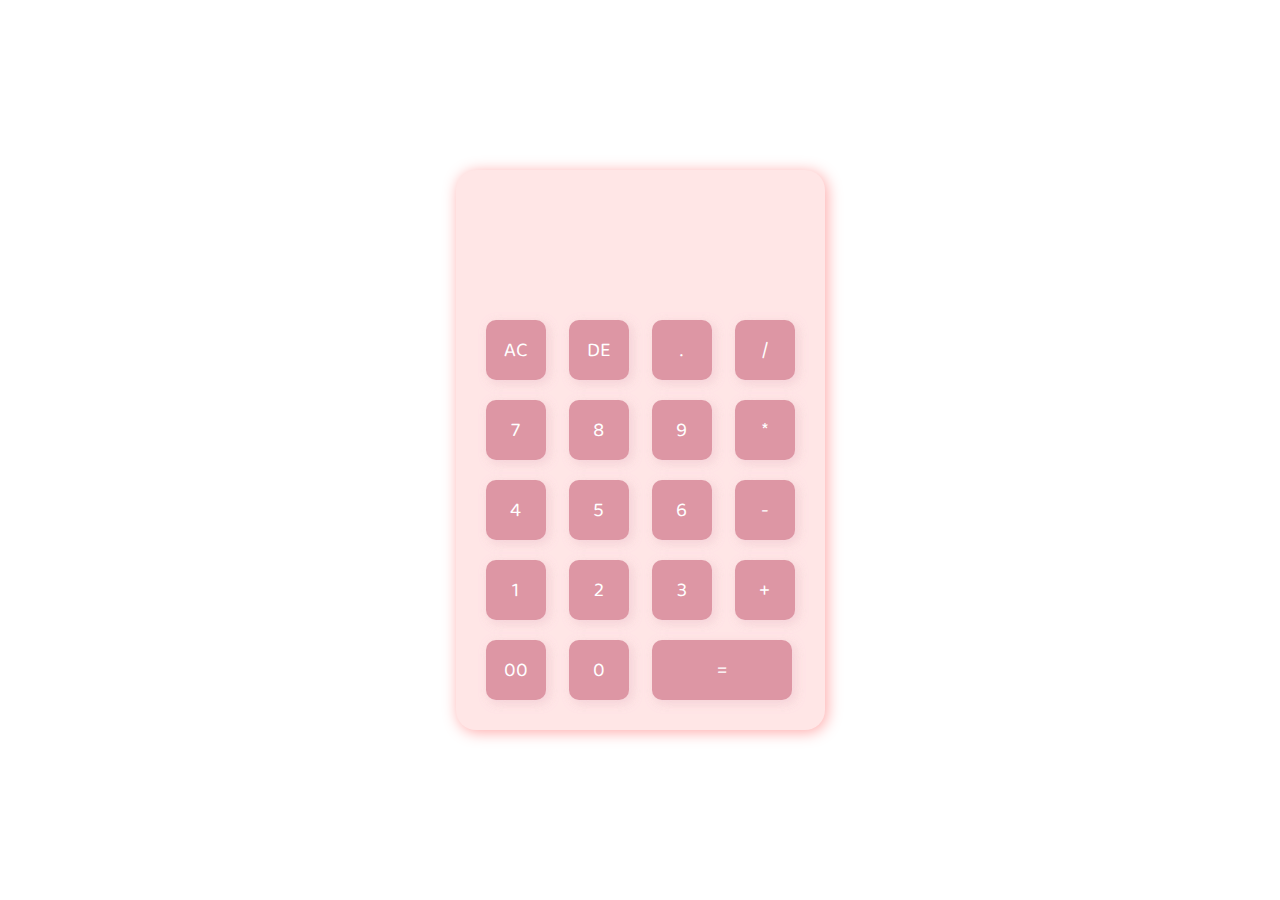
<file: calc/index.html>
<!DOCTYPE html>
<html lang="en">
<head>
    <meta charset="UTF-8">
    <meta name="viewport" content="width=device-width, initial-scale=1.0">
    <title>shaculator</title>
    <link href="https://fonts.googleapis.com/css2?family=Baloo&display=swap" rel="stylesheet">
    <link rel="stylesheet" href="style.css">
</head>
<body>
    <div class="container">
        <div class="calculator">
            <form>
                <div id="display">
                    <input type="text" name="display">
                </div>
                <div>
                    <input type="button" value="AC" onclick="display.value = ''" class="color">
                    <input type="button" value="DE" onclick="display.value = display.value.toString().slice(0,-1)" class="color">
                    <input type="button" value="." onclick="display.value += '.'" class="color">
                    <input type="button" value="/" onclick="display.value += '/'" class="color">
                <div>
                    <input type="button" value="7" onclick="display.value += '7'">
                    <input type="button" value="8" onclick="display.value += '8'">
                    <input type="button" value="9" onclick="display.value += '9'">
                    <input type="button" value="*" onclick="display.value += '*'" class="color">
                </div>
                <div>
                    <input type="button" value="4" onclick="display.value += '4'">
                    <input type="button" value="5" onclick="display.value += '5'">
                    <input type="button" value="6" onclick="display.value += '6'">
                    <input type="button" value="-" onclick="display.value += '-'" class="color">
                </div>
                <div>
                    <input type="button" value="1" onclick="display.value += '1'">
                    <input type="button" value="2" onclick="display.value += '2'">
                    <input type="button" value="3" onclick="display.value += '3'">
                    <input type="button" value="+" onclick="display.value += '+'" class="color">
                </div>
                <div>
                    <input type="button" value="00" onclick="display.value += '00'">
                    <input type="button" value="0" onclick="display.value += '0'">
                    <input type="button" value="=" onclick="display.value = eval(display.value)" class="color" id="equal">
                </div>
            </form>
        </div>
    </div>
</body>
</html>
</file>
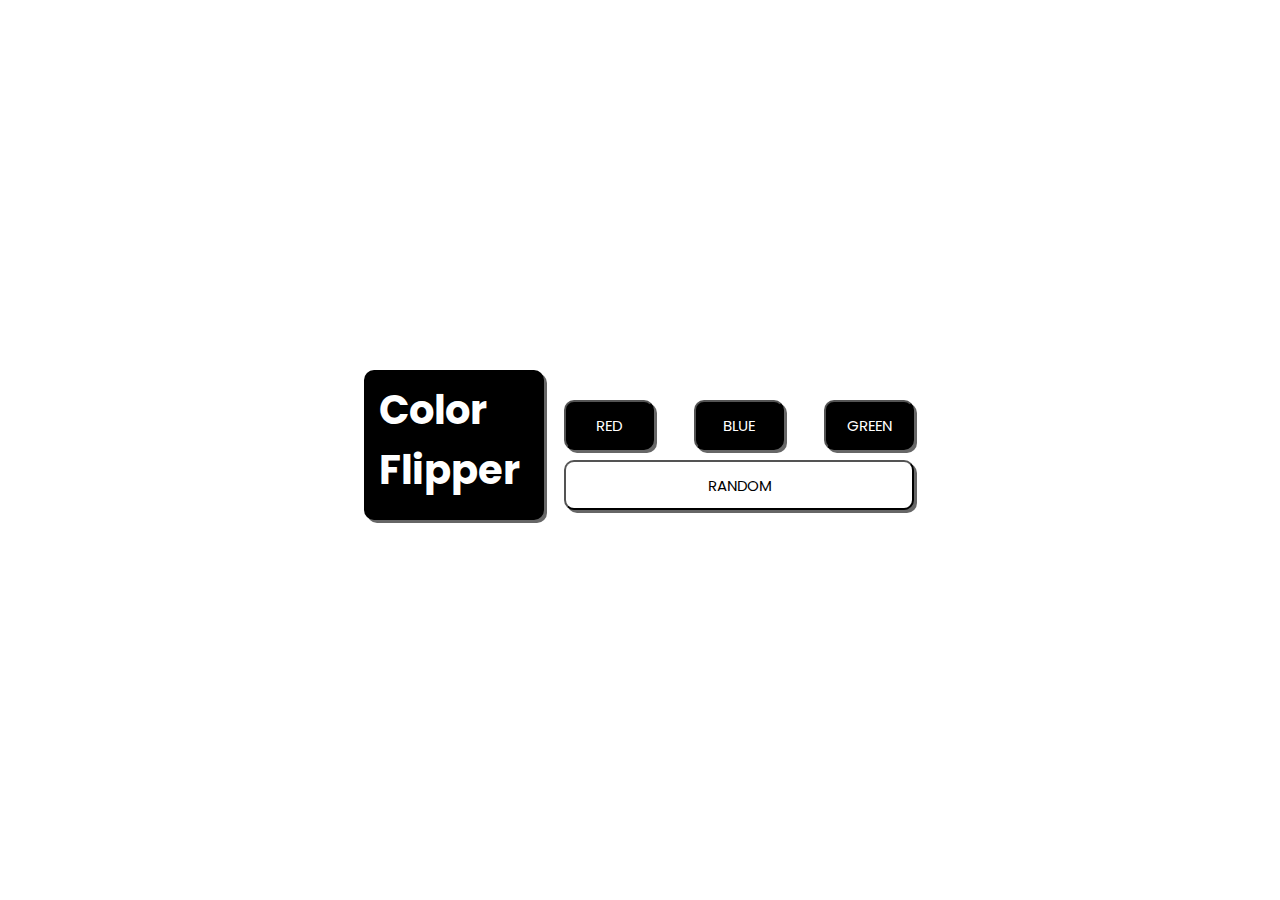
<file: color_flipper/index.html>
<!DOCTYPE html>
<html lang="en">
<head>
    <meta charset="UTF-8">
    <meta name="viewport" content="width=device-width, initial-scale=1.0">
    <title>flilor</title>
    <link rel="stylesheet" href="style.css">
</head>
<body>
    <div class="container">
        <div id="tag">
        <h1>Color Flipper</h1></div>
        <div class="btn">
        <button id="red" onclick="setColor('red')">RED</button>
        <button id="blue" onclick="setColor('blue')">BLUE</button>
        <button id="green" onclick="setColor('green')">GREEN</button>
        <button id="random" onclick="randomColor()">RANDOM</button></div>
    </div>
    <script src="script.js"></script>
    
</body>
</html>
</file>
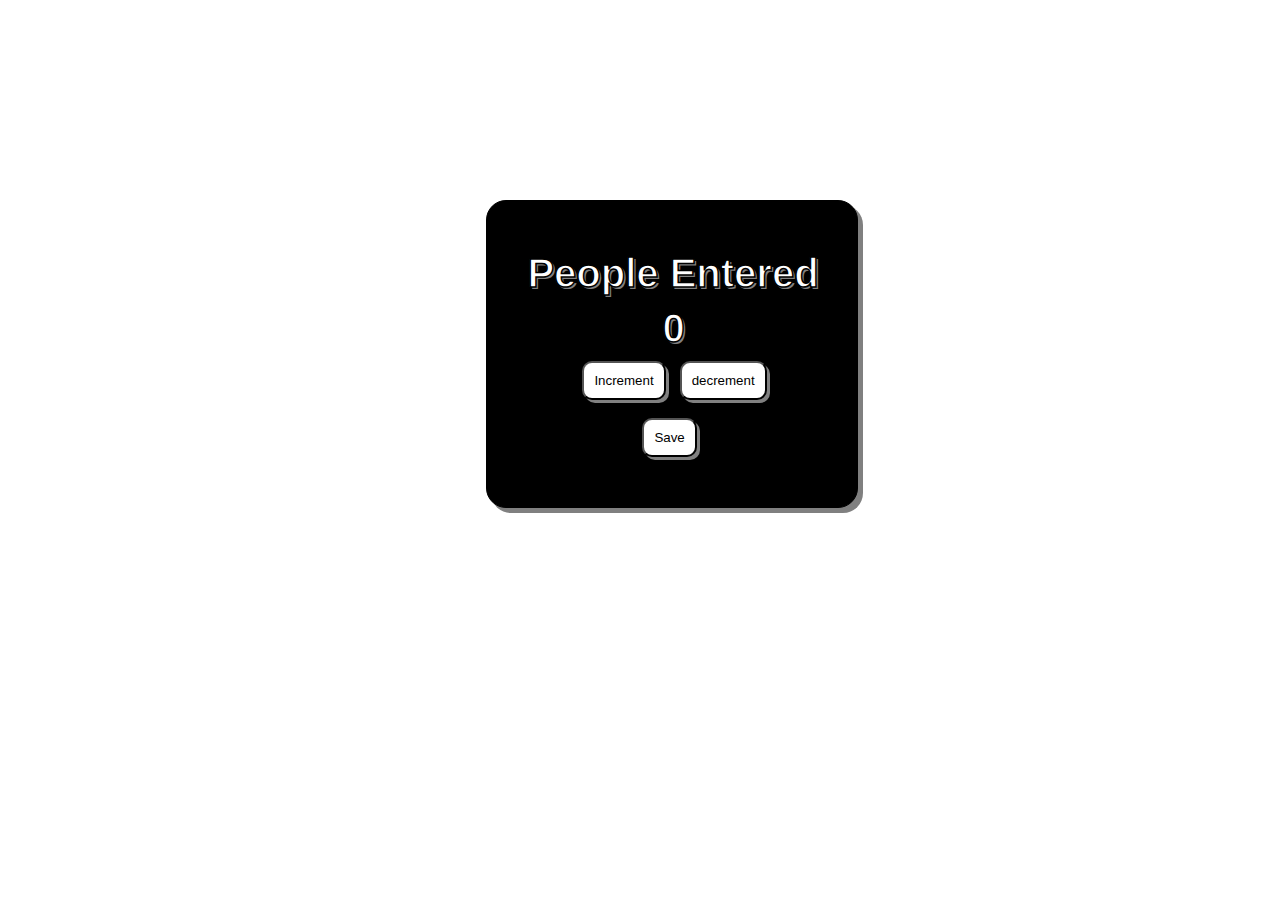
<file: counter_app/index.html>
<!DOCTYPE html>
<html lang="en">
<head>
    <meta charset="UTF-8">
    <meta name="viewport" content="width=device-width, initial-scale=1.0">
    <title>Counter App</title>
    <link href="style.css" rel="stylesheet"></link>
</head>
<body>

    <div class="container">
        <h1 >People Entered</h1>
        <h1 id="count">0</h1>
        <div id="but">
        <button id="increment" >Increment</button>
        <button id="decrement" >decrement</button></br></br>
        <button  id ="reset" >Save</button></div>
    </div>

    

    <script src="script.js"></script>
</body>
</html>
</file>
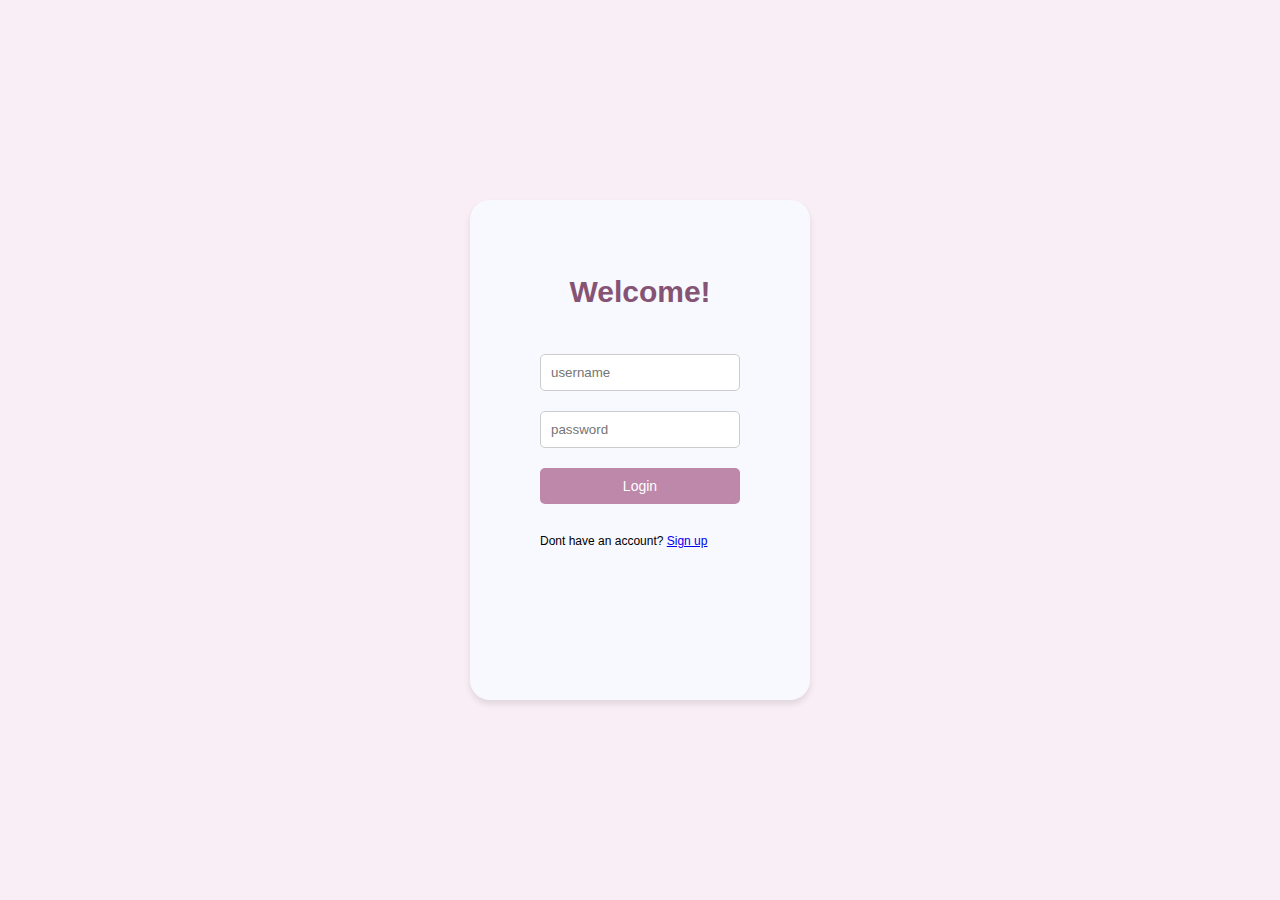
<file: login/index.html>
<!DOCTYPE html>
<html lang="en">
<head>
    <meta charset="UTF-8">
    <meta name="viewport" content="width=device-width, initial-scale=1.0">
    <title>Login Page</title>
    <link rel="stylesheet" href="style.css">
</head>
<body>
    <form>
    <h1>Welcome!</h1>
    <div class="us">
        <input type="text" placeholder="username">
  
  
        <input type="password" placeholder="password">
    </div>
    <div class="sub" >
    <input id="submit"  type="submit" value="Login" onclick="show()"><div>

    <div class="sign" >
        Dont have an account? <a href="#"> Sign up</a>
    </div>
    </form>
    <script src="script.js"></script>
</body>
</html>
</file>
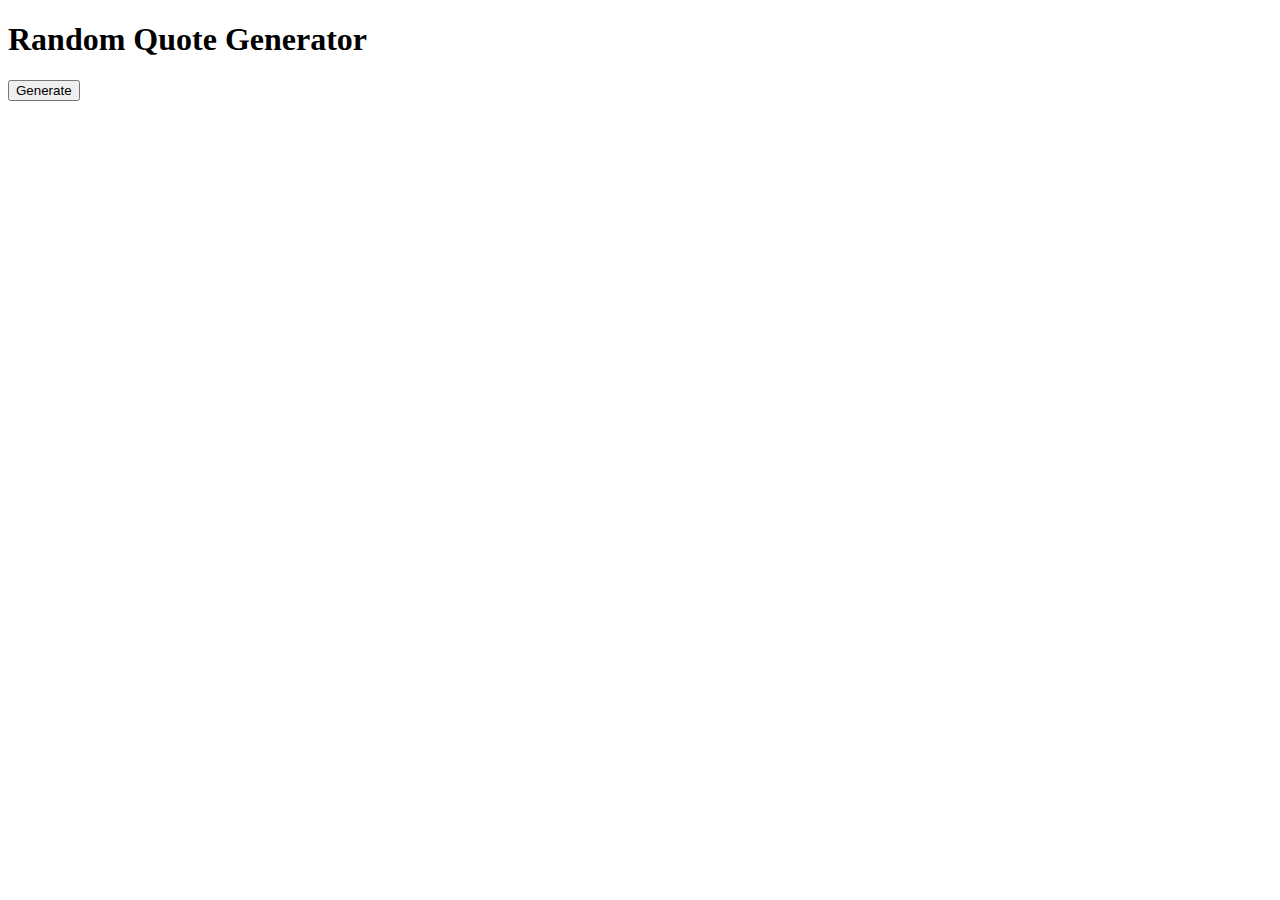
<file: random_quote/index.html>
<!DOCTYPE html>
<html lang="en">
<head>
    <meta charset="UTF-8">
    <meta name="viewport" content="width=device-width, initial-scale=1.0">
    <title>RanQuote</title>
</head>
<body>
    <h1>Random Quote Generator</h1>
    <p id="quote"></p>
    <button onclick="generateQuotes()">Generate</button>
    <script src="script.js"></script>
</body>
</html>
</file>
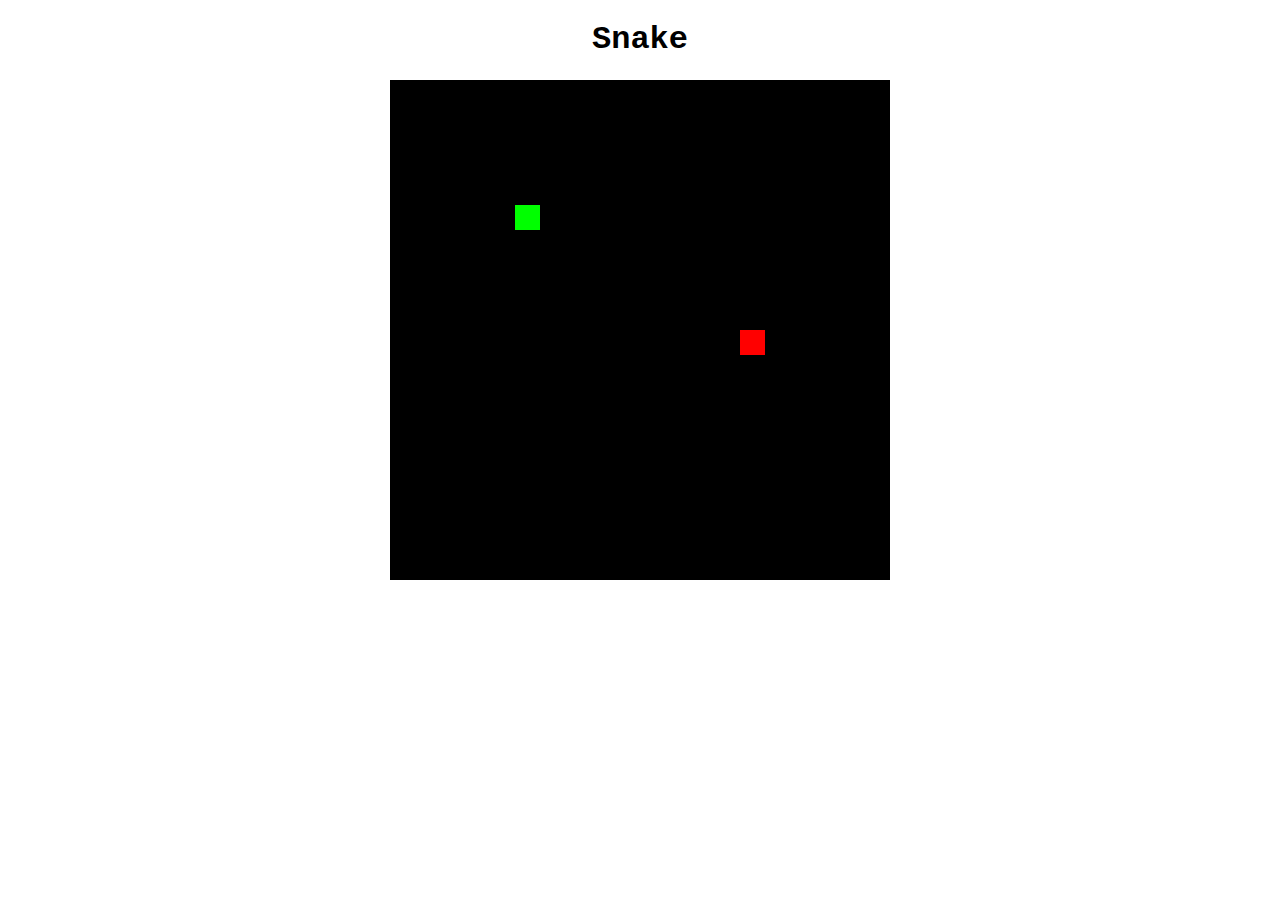
<file: snakeGame/index.html>
<!DOCTYPE html>
<html lang="en">
<head>
    <meta charset="UTF-8">
    <meta name="viewport" content="width=device-width, initial-scale=1.0">
    <title>Snake</title>
    <link rel="stylesheet" href="style.css">
    <script src="script.js"></script>
</head>
<body>
    <h1>Snake</h1>
    <canvas id="board"></canvas>
    
</body>
</html>
</file>
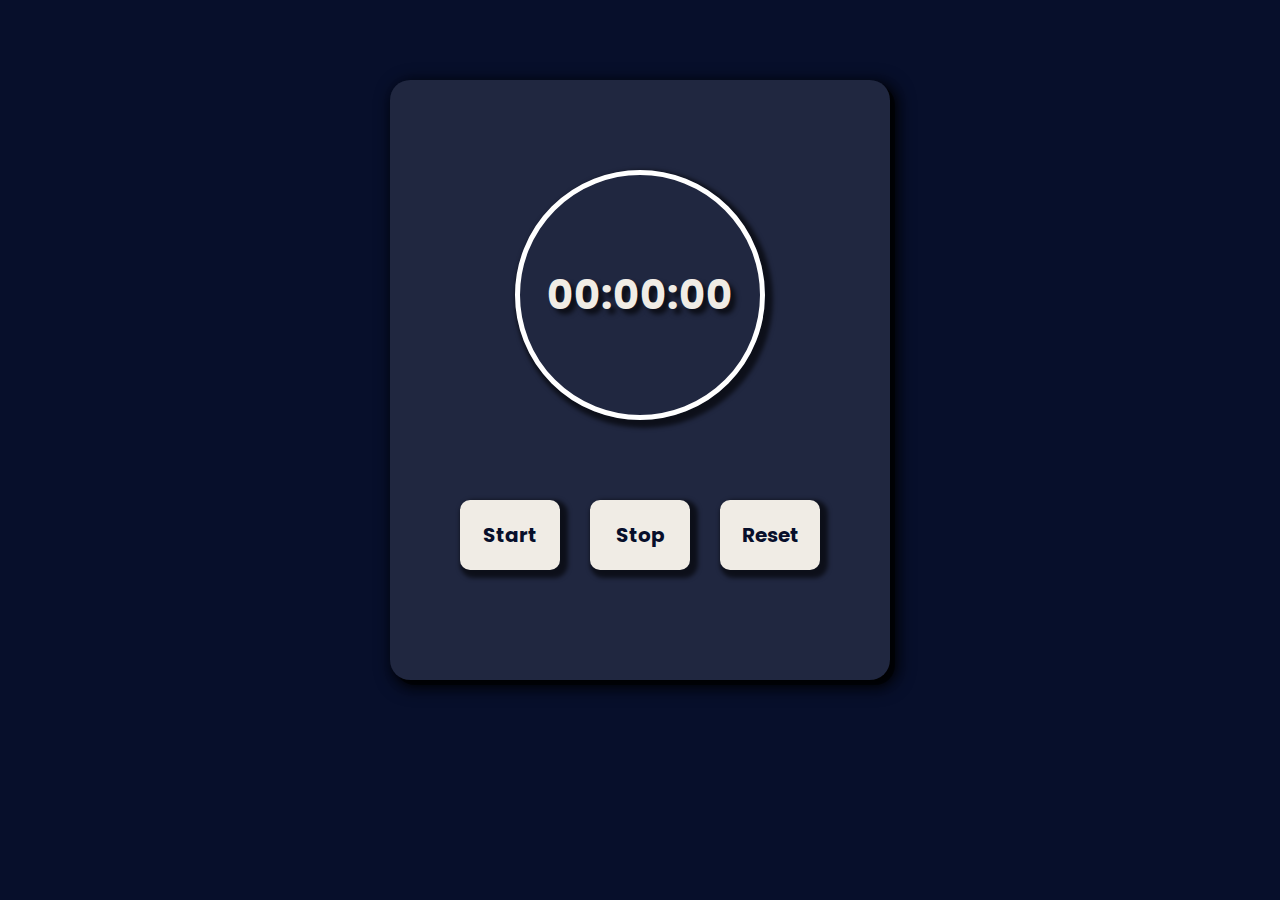
<file: stop_watch/index.html>
<!DOCTYPE html>
<html lang="en">
<head>
    <meta charset="UTF-8">
    <meta name="viewport" content="width=device-width, initial-scale=1.0">
    <title>stoomer</title>
    <link rel="stylesheet" href="style.css">
</head>
<body>
    <div class="container">
        <div id="label">
            <h1 id="time">00:00:00</h1>
        </div>
        <div id="btn">
        <button id="start" onclick="startClock()">Start</button>
        <button id="stop" onclick="stopClock()">Stop</button>
        <button id="reset" onclick="resetClock()">Reset</button>
        </div>
    </div>
    <script src="script.js"></script>
</body>
</html>
</file>
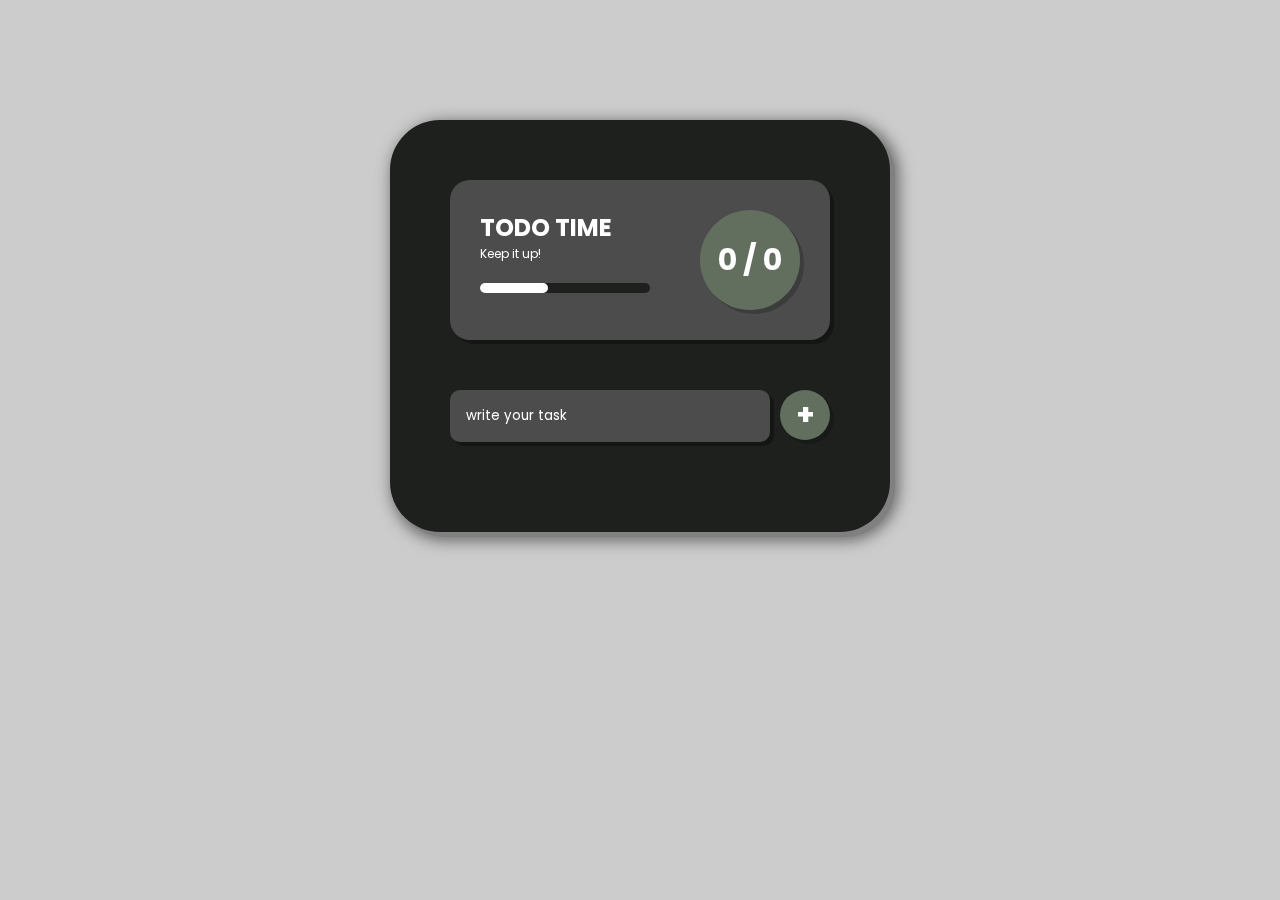
<file: todo-app/index.html>
<!DOCTYPE html>
<html lang="en">
<head>
    <meta charset="UTF-8">
    <meta name="viewport" content="width=device-width, initial-scale=1.0">
    <title>Todo App</title>
    <link href="style.css" rel="stylesheet">
</head>
<body>
    <div class="container">
        <div class="stats-container">
            <div class="details">
                <h1>TODO TIME</h1>
                <p>Keep it up!</p>
                <div id="progressBar">
                    <div id="progress"></div>
                </div>
            </div>
            <div class="stats-numbers">
                <p id="numbers">0 / 0</p>
            </div>
        </div>
        <form id="taskForm">
            <input type="text" id="taskInput" placeholder="write your task">
            <button type="submit" id="newTask">+</button>
        </form>

        <ul class="task-list" id="task-list"></ul> <!-- Added ID for consistency -->
    </div>
    <script src="script.js"></script>
</body>
</html>
</file>
<file: calc/style.css>
@import url('https://fonts.googleapis.com/css2?family=Poppins:ital,wght@0,100;0,200;0,300;0,400;0,500;0,600;0,700;0,800;0,900;1,100;1,200;1,300;1,400;1,500;1,600;1,700;1,800;1,900&display=swap');

*{
    margin:0;
    padding:0;
    box-sizing: border-box;
    font-family: 'Baloo', cursive;
}
.container{
    width:100%;
    height:100vh;
    display:flex;
    align-items: center;
    justify-content: center;
    
}
.calculator{
    background:#FFE6E6;
    padding:20px;
    border-radius: 20px;
    box-shadow: 2px 2px 15px rgb(255, 167, 167);
}
.calculator form input{
    border:0;
    outline:0;
    width:60px;
    height:60px;
    border-radius: 10px;
    box-shadow: 3px 3px 10px rgba(243, 208, 215, 0.6),3px 3px 10px rgba(243, 208, 215, 0.6);
    background: #dd96a4;
    font-size:20px;  
    color:#fff;
    cursor:pointer;
    margin:10px;
    transition: transform 0.2s ease, background-color 0.2s ease;
}
.calculator form #display{
    display:flex;
    justify-content: flex-end;
    margin:20px 0;
}
form #display input{
    text-align: right;
    flex:1;
    font-size: 45px;
    box-shadow: none;
    background: transparent;
}
#equal{
    width:140px;
}

.calculator form input:hover{
    transform: scale(1.1); /* Scales the button up to 110% */
    background-color: #e9b5c0 ;
}
</file>
<file: color_flipper/style.css>
@import url('https://fonts.googleapis.com/css2?family=Poppins:ital,wght@0,100;0,200;0,300;0,400;0,500;0,600;0,700;0,800;0,900;1,100;1,200;1,300;1,400;1,500;1,600;1,700;1,800;1,900&display=swap');
*{
    margin:0;
    padding:0;
    box-sizing: border-box;
    font-family: "Poppins", serif;
}
#tag{
    margin-left:11%;
    margin-top: 10px;
    margin-bottom:20px;
    background:black;
    width:180px;
    height:150px;
    border-radius: 10px;
    border: none;
    color:white;
    font-size:20px;
    padding-left:15px;
    padding-top:10px;
    box-shadow:3px 3px rgba(0,0,0,0.6);

}
.container{
    display:flex;
    justify-content: center;
    align-items: center;
    height:100vh;
    margin-right:10%;


}
.btn{
    display:flex;
    width:350px;
    flex-wrap:wrap;
    justify-content: space-between;
    margin-top:10px;
    margin-left:20px; 
    
}
#random{
    margin-top:10px;
    background: white;
    width:550px;
    height:50px;
    border-radius: 10px;
    box-shadow:3px 3px rgba(0,0,0,0.6);
    font-size: 15px;

}
#red,#blue,#green{
    background: black;
    color:white;
    width:90px;
    height:50px;
    border-radius: 10px;
    box-shadow:3px 3px rgba(0,0,0,0.6);
    font-size: 15px;

}
</file>
<file: counter_app/style.css>
*{
    margin:0;
    padding: 0;
}

.container{
    background-color: black;
    color:white;
    border:1px solid black;
    border-radius: 20px;
    box-shadow: 5px 5px grey;
    max-width:300px;
    padding-left:40px;
    padding-right:30px;
    padding-top:50px;
    padding-bottom: 50px;
    margin-top:200px;
    margin-left:38%;

}
#count{
    padding-left:45%;
    margin-top:10px;
    margin-bottom:10px;
}
h1{
    padding-right:2px;
    font-family:sans-serif;
    -webkit-text-stroke:1.5px black ;
    font-size: 40px;
    text-shadow: 2px 2px grey;
}
#but{
    margin-left:45px;
}
#reset{
    margin-left:70px;
}
button{
    padding:10px;
    background-color: white;
    margin-left:10px;
    border-radius: 10px;
    box-shadow: 3px 3px grey;
}
</file>
<file: login/style.css>
*{
    font-family:Arial, Helvetica, sans-serif;
    margin:0;
    padding:0;
}
body{
    min-height:100vh;
    background-color: rgb(249, 238, 245);
}
form{
    background: ghostwhite;
    width: 200px;
    height:350px;
    border-radius: 20px;
    padding: 75px 70px;
    position: absolute;
    left:50%;
    top:50%;
    transform: translate(-50%,-50%);
    cursor:pointer;       
    box-shadow: 0 4px 6px rgba(0,0,0,0.1);
  
}
h1{
    text-align:center;
    margin-bottom: 35px;
    color:rgb(133, 83, 115);
    font-size: 30px;
}
.us input{
    width:100%;
    padding:10px;
    margin:10px 0;
    border:1px solid #ccc;
    border-radius: 5px;
    box-sizing:border-box;
}
.sub input{
    width:100%;
    padding:10px;
    background-color:rgb(189, 136, 170) ;
    border:none;
    color:white;
    font-size: 14px;
    border-radius: 5px;
    margin-top: 10px; 
    cursor:pointer;   
}
.sign{
    margin-top: 30px;
    font-size: 12px;
}
</file>
<file: snakeGame/style.css>
body{
    font-family: 'Courier New', Courier, monospace;
    text-align: center;
 }
</file>
<file: stop_watch/style.css>
@import url('https://fonts.googleapis.com/css2?family=Poppins:ital,wght@0,100;0,200;0,300;0,400;0,500;0,600;0,700;0,800;0,900;1,100;1,200;1,300;1,400;1,500;1,600;1,700;1,800;1,900&display=swap');

*{
    margin:0;
    padding:0;
    box-sizing: border-box;
    font-family: "Poppins", serif;
}
body{
    background:#070F2B;
}
.container{
    display:flex;
    flex-direction: column;
    justify-content: center;
    align-items: center;
    margin:80px auto 0 auto;
    background:rgba(255,255,255,0.1);
    width:500px;
    height:600px;
    border-radius: 20px;
    box-shadow: 5px 5px 15px 5px rgba(0,0,0,0.6),5px 5px 10px rgba(0,0,0,0.6),5px 5px rgba(0,0,0,0.6);
}
.container #label{
    width:250px;
    height:250px;
    display:flex;
    justify-content: center;
    align-items: center;
    font-size: 20px;
    color:#F0ECE5;
    border-radius: 50%;
    border:5px solid white;
    font-weight: bold;
    text-shadow: 5px 5px 5px rgba(0, 0, 0, 0.7);
    box-shadow: 4px 4px 4px 4px rgba(0, 0, 0,0.6);
}
.container #btn{
    display:flex;
    margin-top:60px;
    width:400px;
    justify-content: space-between;
    padding:20px;
}
button{
    width:100px;
    height:70px;
    border-radius: 10px;
    border:none;
    font-size: 20px;
    color:#070F2B;
    font-weight: bold;
    background: #F0ECE5;
    box-shadow: 4px 4px 4px 4px rgba(0, 0, 0,0.6);
}
</file>
<file: todo-app/style.css>
@import url('https://fonts.googleapis.com/css2?family=Poppins:ital,wght@0,100;0,200;0,300;0,400;0,500;0,600;0,700;0,800;0,900;1,100;1,200;1,300;1,400;1,500;1,600;1,700;1,800;1,900&display=swap');

*{
    margin:0;
    padding:0;
    box-sizing: border-box;
    font-family: "Poppins", serif;
}
body{
    background-color:rgba(0, 0, 0,0.2);
    color:white;
    font-family: "Poppins", serif;
}
.container{
    display:flex;
    flex-direction: column;
    align-items: center;
    justify-content: center;
    margin:120px auto 0 auto;
    max-width:500px;
    background: #1E201E;
    padding:60px;
    border-radius: 50px;
    backdrop-filter: blur(100px);
    box-shadow: 5px 5px 15px 5px grey,5px 5px 10px grey,5px 5px grey;
}
.stats-container{
    padding:30px;
    background:rgba(255,255,255,0.2);
    border-radius: 20px;
    display:flex;
    border:none;
    gap:50px;
    width:100%;
    justify-content: space-between;
    box-shadow: 4px 4px rgba(0, 0, 0,0.3);
}
.details{
    width:100%;
    font-size:12px;
}
#progressBar{
    width:100%;
    height:10px;
    background-color: #1E201E;
    border-radius:5px;
    margin-top:20px;
    

}
#progress{
    width:40%;
    height:10px;
    background: white;
    border-radius: 10px;
    transition: all 0.3s ease;
}
#numbers{
    width:100px;
    height:100px;
    display:flex;
    background-color: #626f5e;
    align-items: center;
    justify-content: center;
    border-radius:50%;
    font-size:30px;
    font-weight: bold;
    color:white;
    box-shadow: 4px 4px rgba(0, 0, 0,0.2);
}

form{
    margin-top:50px;
    width:100%;
    display: flex;
    gap:10px;
}
input{
    flex:1;
    padding:16px;
    background:rgba(255,255,255,0.2);
    border:none;
    border-radius: 10px;
    color:white;
    box-shadow: 4px 4px rgba(0, 0, 0,0.3);
}
input::placeholder{
    color:white;
}
button{
    padding:16px;
    width:50px;
    height:50px;
    border-radius: 50%;
    display: flex;
    align-items: center;
    justify-content: center;
    background-color: #626f5e;
    color:white;
    font-size:30px;
    font-weight:bold;
    outline:none;
    border:none;
    box-shadow: 4px 4px  rgba(0, 0, 0,0.2);
}
#task-list{
    display:flex;
    flex-direction: column;
    gap:10px;
    margin-top:30px;
    width:100%;
    list-style: none;
    
}
.taskItem{
    display:flex;
    background-color: rgba(255,255,255,0.2);
    padding:10px;
    border-radius: 10px;
    justify-content: space-between;
    align-items: center;
    box-shadow: 4px 4px rgba(0, 0, 0,0.3);
    margin-bottom:7px;
}
.task {
    display: flex;
    align-items: center;
    gap:10px;

}
.task input{
    width:20px;
    height:20px;
}
.completed p{
    text-decoration: line-through;
    color:white;
}
.taskItem img{
    width:24px;
    height:24px;
    margin:0 10px;
    cursor:pointer;
    
}
</file>
